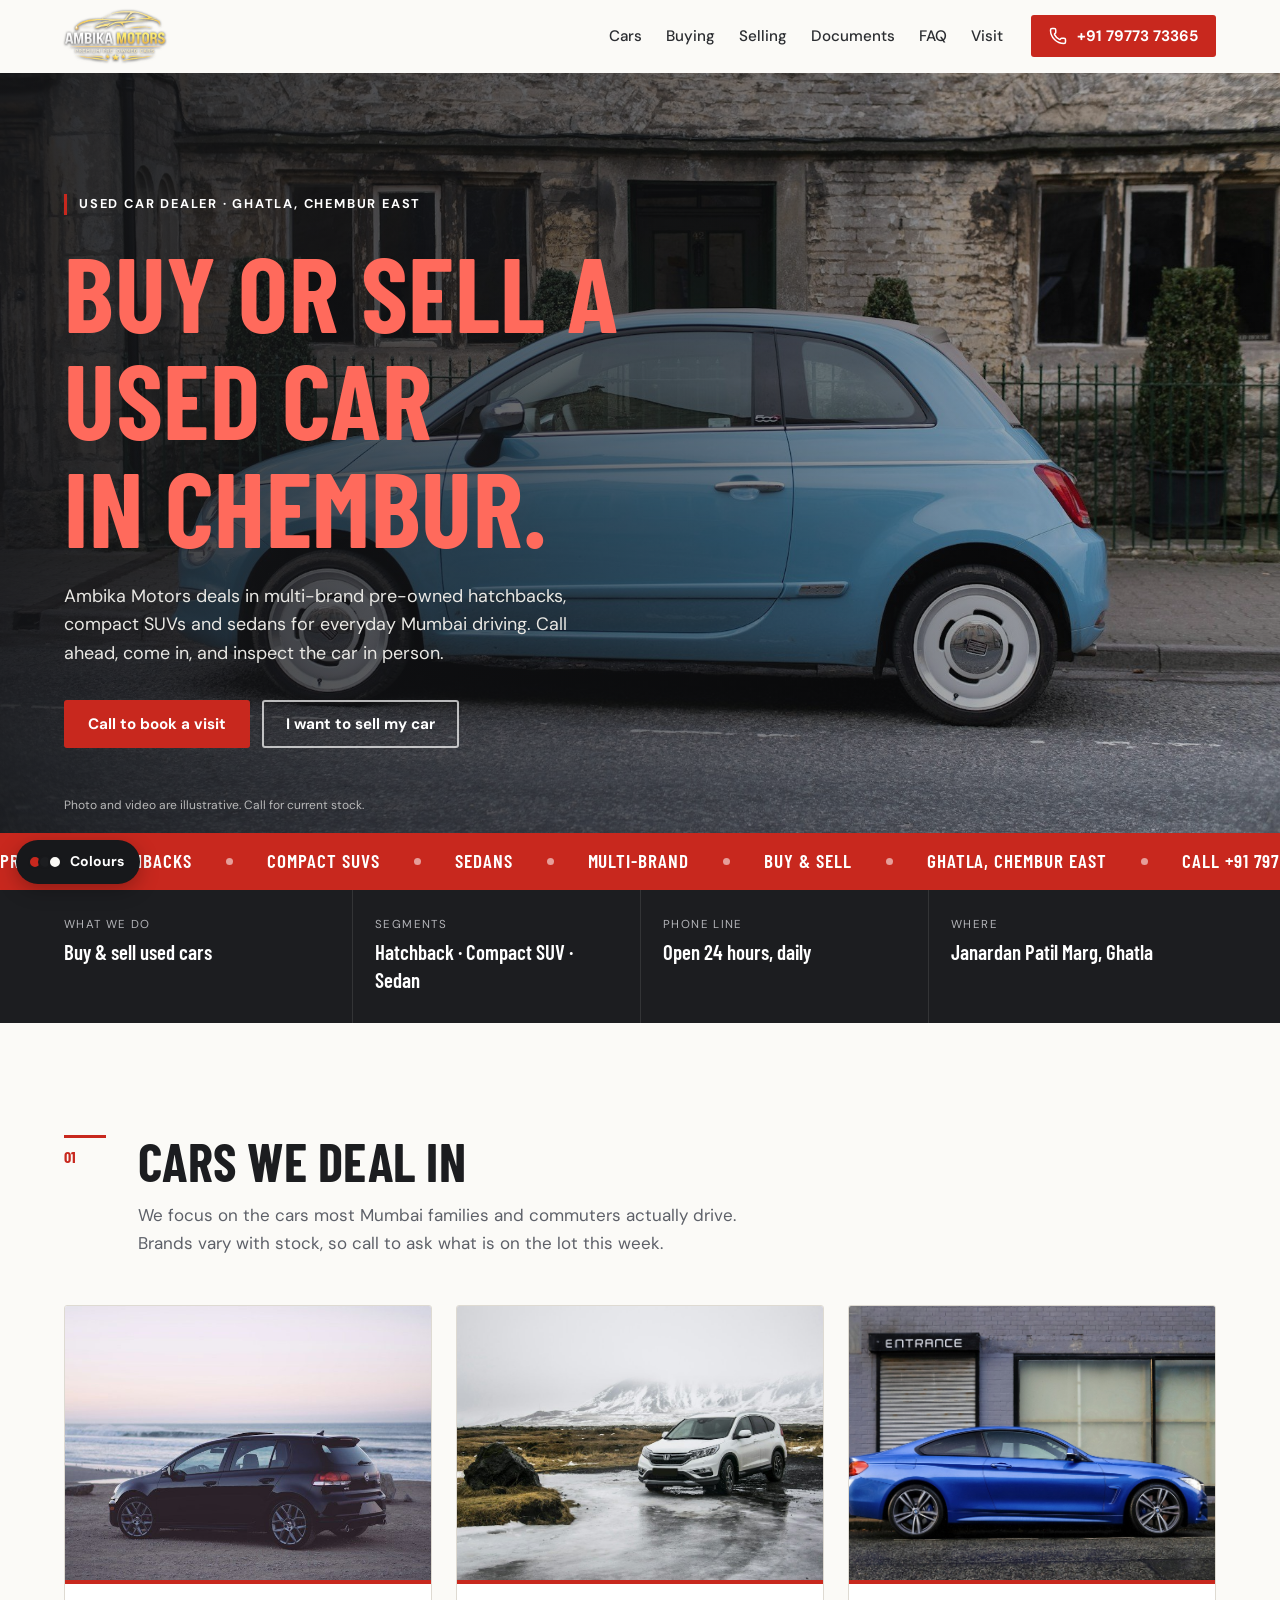
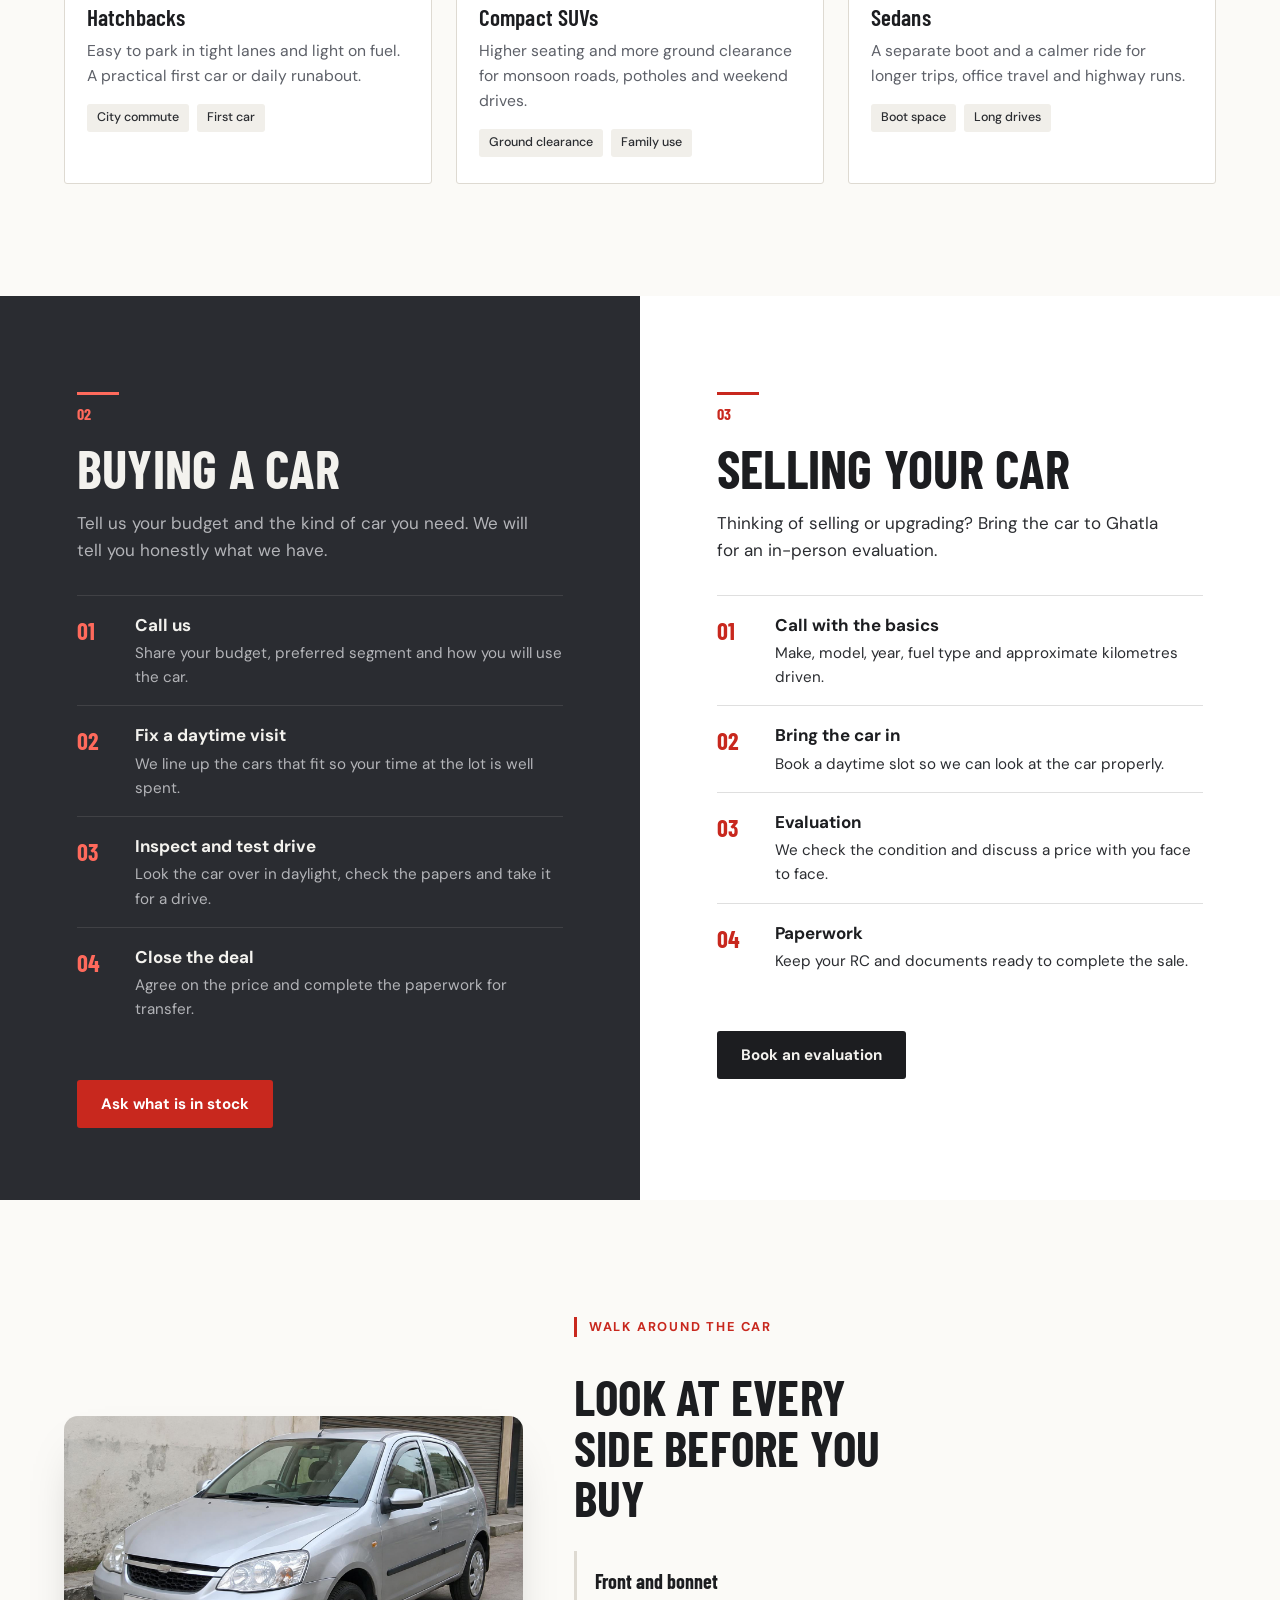
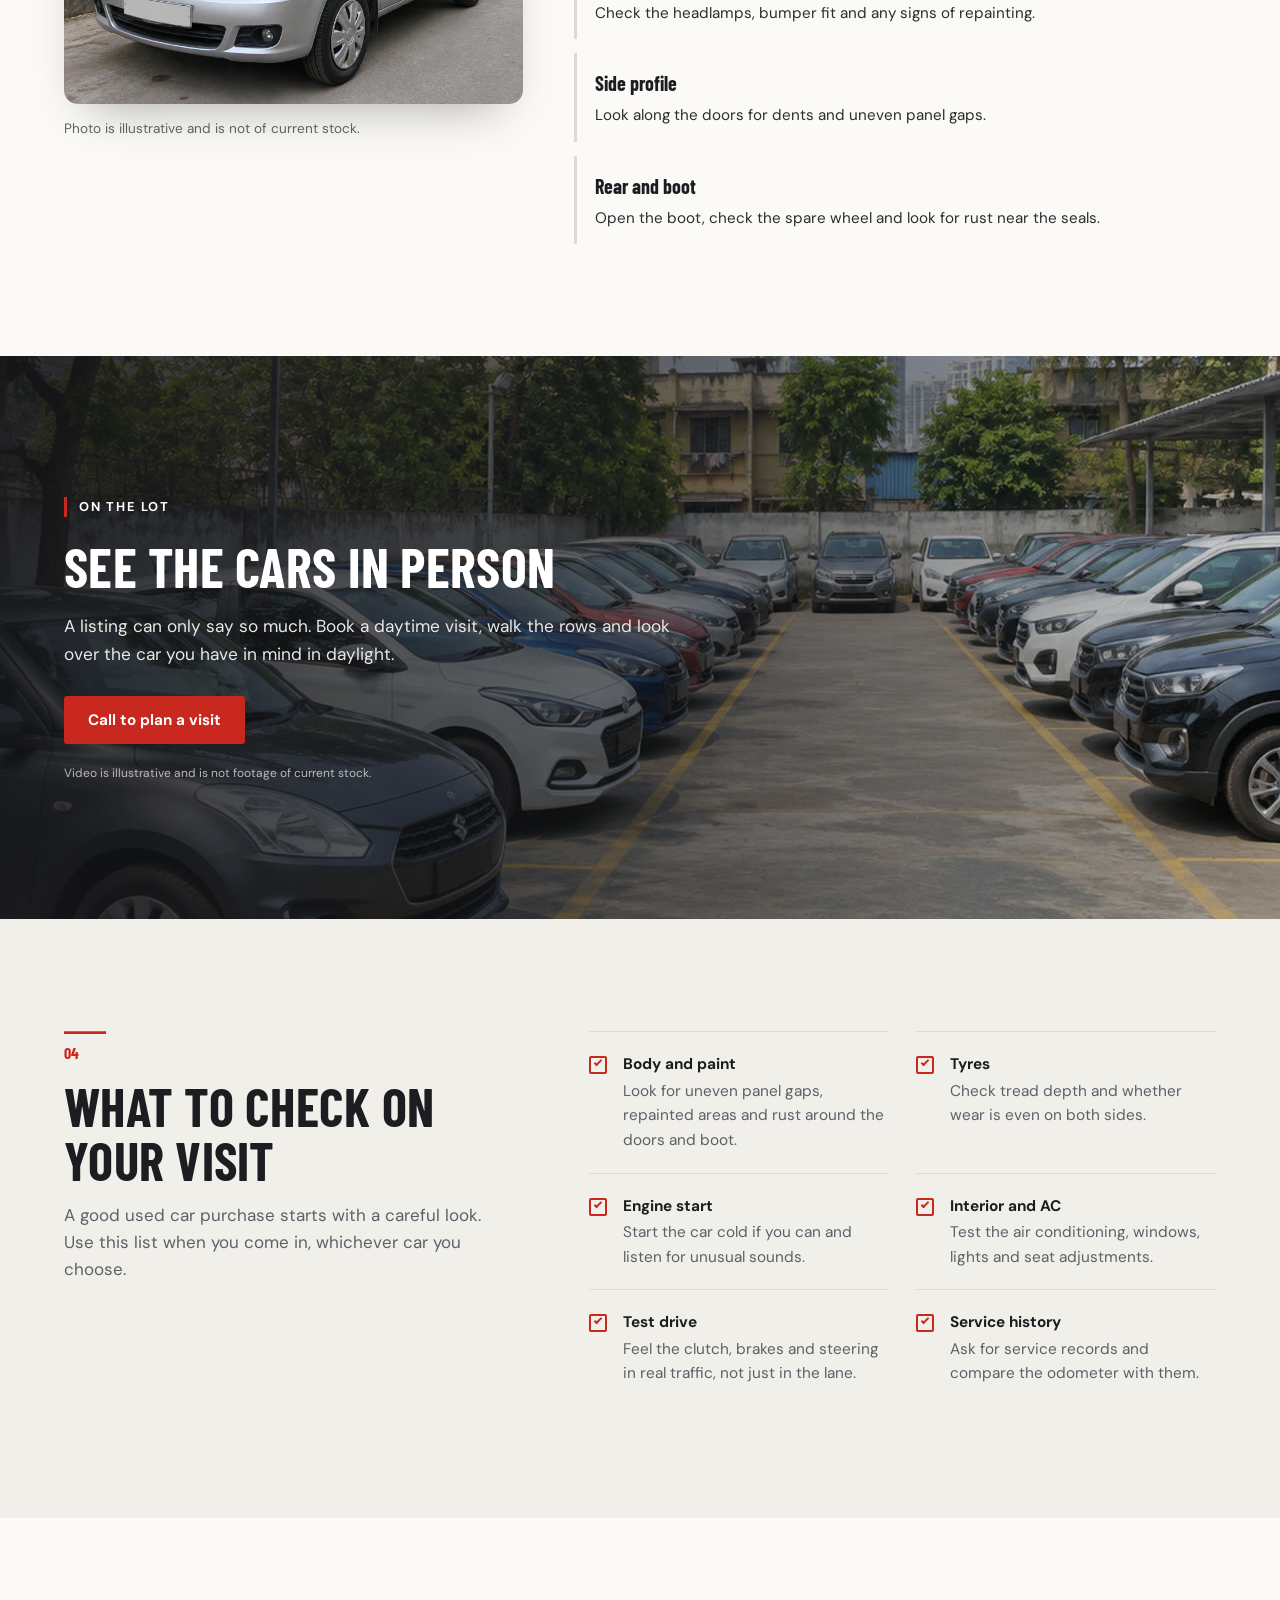
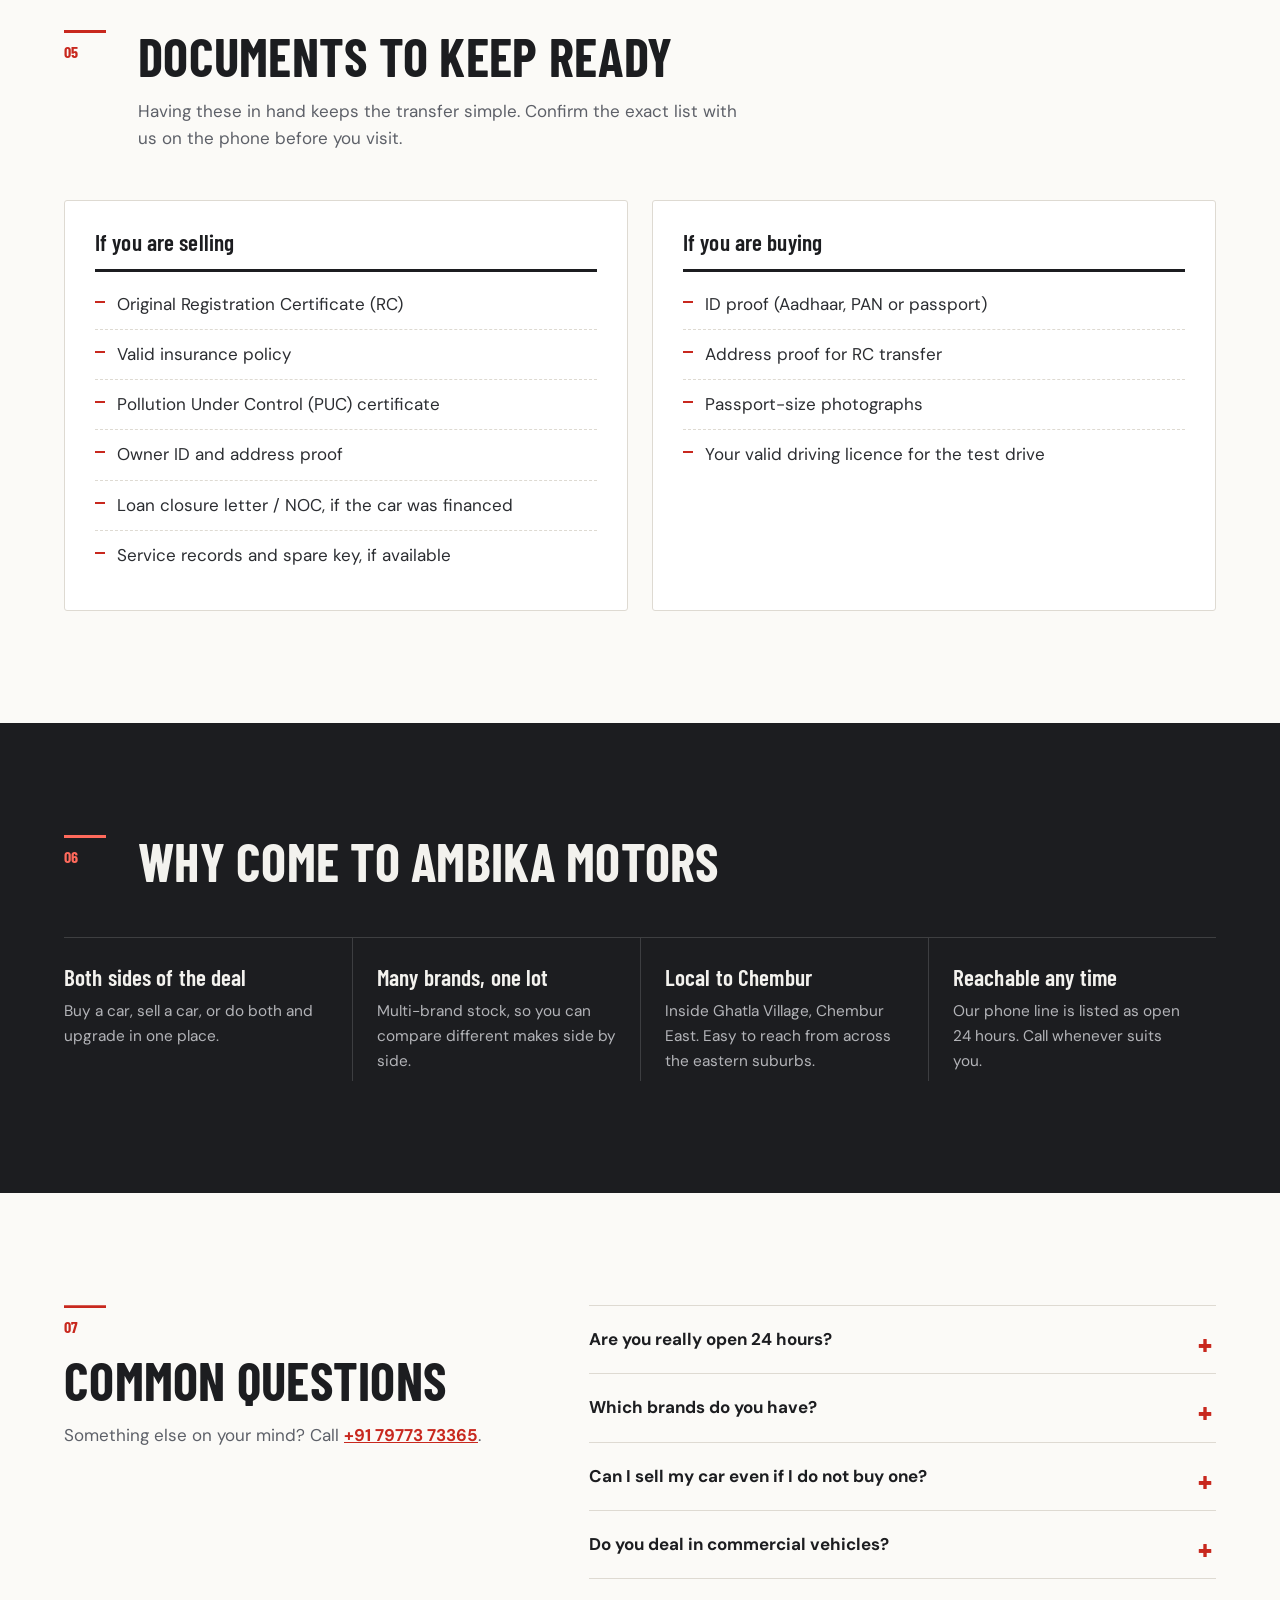
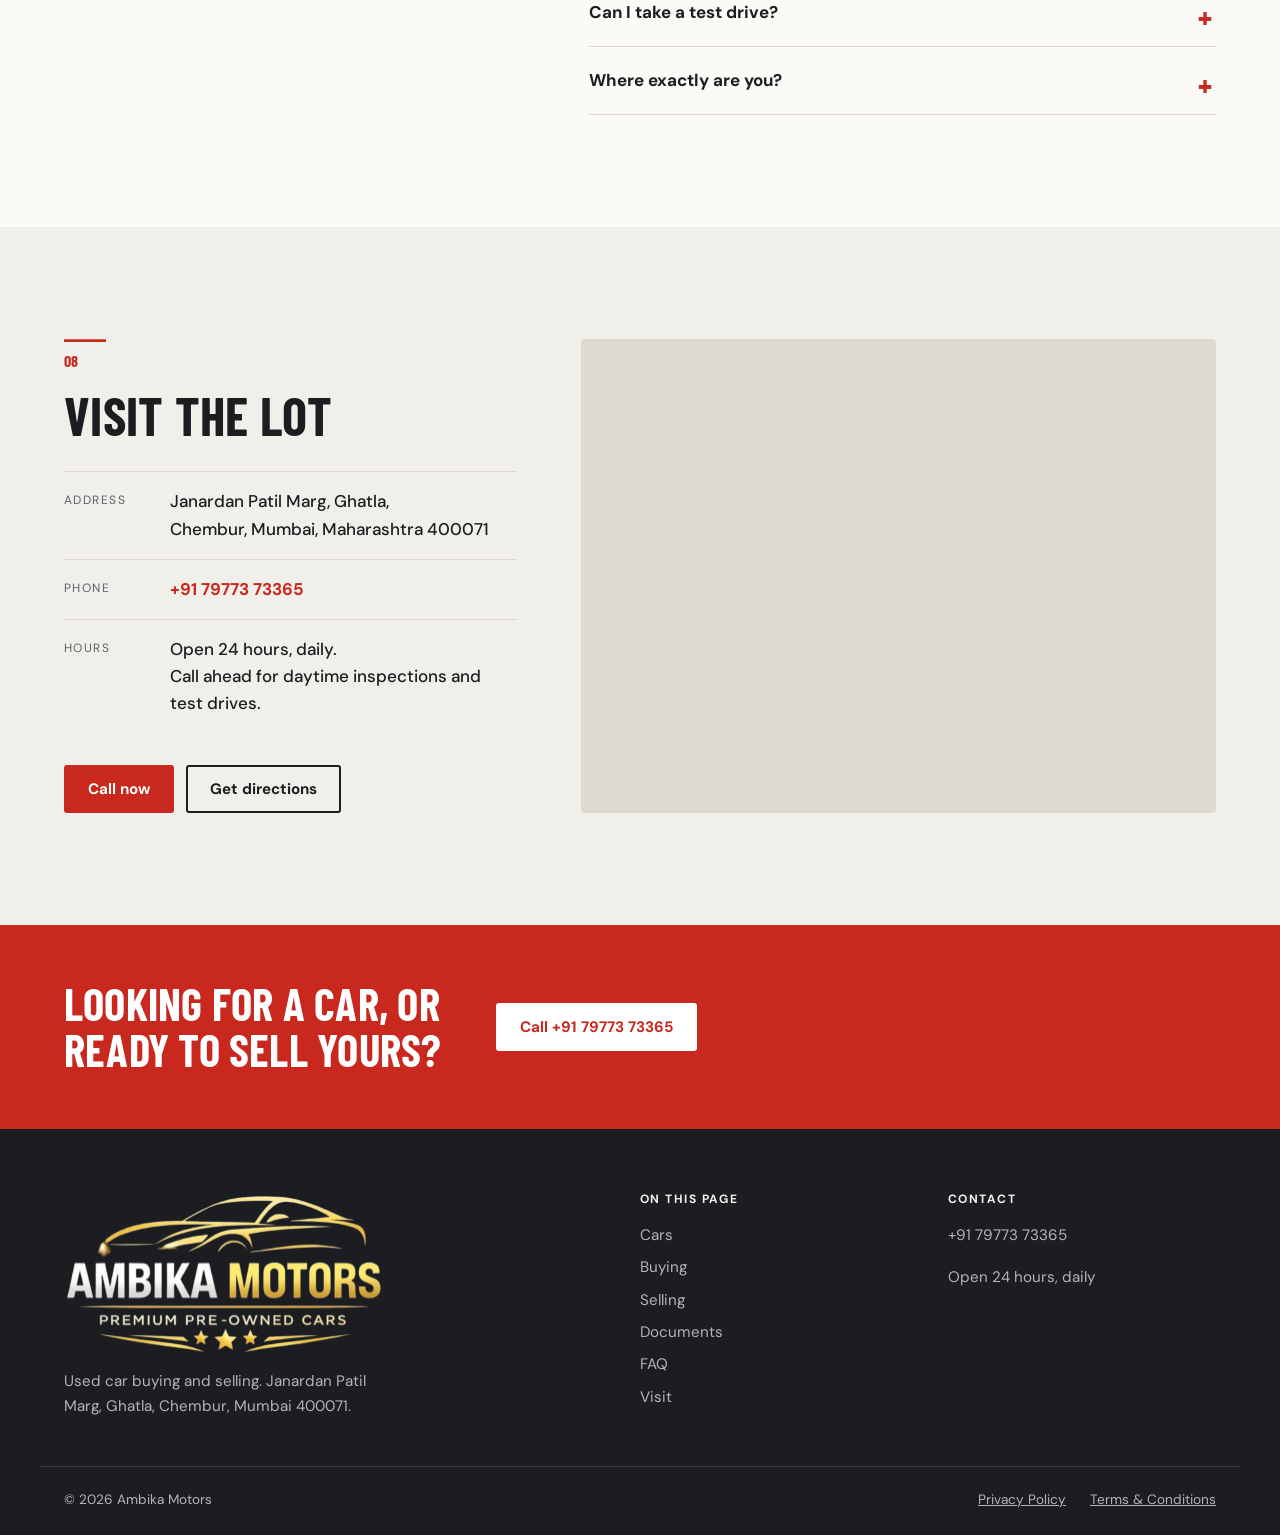
<file: index.html>
<!DOCTYPE html>
<html lang="en">
<head>
<meta charset="utf-8">
<meta name="viewport" content="width=device-width, initial-scale=1">
<script>document.documentElement.classList.add("js");</script>
<title>Ambika Motors | Used Cars to Buy &amp; Sell in Chembur, Mumbai</title>
<meta name="description" content="Ambika Motors buys and sells pre-owned hatchbacks, compact SUVs and sedans from Janardan Patil Marg, Ghatla, Chembur East, Mumbai. Call +91 79773 73365 to book a visit.">
<link rel="canonical" href="https://www.example.com/">
<meta property="og:title" content="Ambika Motors | Used Cars in Chembur, Mumbai">
<meta property="og:description" content="Buy or sell a pre-owned hatchback, compact SUV or sedan at Ambika Motors, Ghatla, Chembur East.">
<meta property="og:type" content="website">
<meta property="og:image" content="assets/hero.jpg">
<meta name="twitter:card" content="summary_large_image">
<meta name="theme-color" content="#1c1d20">
<link rel="icon" href="favicon.ico">
<link rel="preload" href="assets/fonts/barlow-condensed-700.ttf" as="font" type="font/ttf" crossorigin>
<link rel="preload" href="assets/video/hero-loop.mp4" as="video" type="video/mp4">
<link rel="stylesheet" href="styles.css">
<script src="theme.js"></script>
<script src="script.js" defer></script>
<script type="application/ld+json">
{"@context":"https://schema.org","@type":"AutoDealer","name":"Ambika Motors","alternateName":"Ambika Motors Chembur Ghatla","description":"Used car buying and selling. Multi-brand pre-owned hatchbacks, compact SUVs and sedans.","telephone":"+917977373365","image":"assets/hero.jpg","address":{"@type":"PostalAddress","streetAddress":"Janardan Patil Marg, Ghatla, Chembur","addressLocality":"Mumbai","addressRegion":"Maharashtra","postalCode":"400071","addressCountry":"IN"},"openingHoursSpecification":{"@type":"OpeningHoursSpecification","dayOfWeek":["Monday","Tuesday","Wednesday","Thursday","Friday","Saturday","Sunday"],"opens":"00:00","closes":"23:59"}}
</script>
</head>
<body>
  <div class="preloader" id="preloader" aria-hidden="true">
    <video src="assets/logo-animated.mp4" autoplay muted playsinline preload="auto"></video>
  </div>
<a class="skip-link" href="#main">Skip to content</a>
<div class="progress-bar" aria-hidden="true"></div>


<header class="site-header" id="top">
  <div class="wrap header-row">
    <a class="brand" href="#top" aria-label="Ambika Motors, back to top">
      <img class="brand-logo" src="assets/logo.png" alt="Ambika Motors" width="640" height="325">
    </a>
    <nav class="nav-desktop" aria-label="Main">
      <a href="#cars">Cars</a>
      <a href="#buy">Buying</a>
      <a href="#sell">Selling</a>
      <a href="#documents">Documents</a>
      <a href="#faq">FAQ</a>
      <a href="#visit">Visit</a>
    </nav>
    <a class="btn btn-solid header-call" href="tel:+917977373365">
      <svg aria-hidden="true" viewBox="0 0 24 24"><path d="M13.832 16.568a1 1 0 0 0 1.213-.303l.355-.465A2 2 0 0 1 17 15h3a2 2 0 0 1 2 2v3a2 2 0 0 1-2 2A18 18 0 0 1 2 4a2 2 0 0 1 2-2h3a2 2 0 0 1 2 2v3a2 2 0 0 1-.8 1.6l-.468.351a1 1 0 0 0-.292 1.233 14 14 0 0 0 6.392 6.384"/></svg>
      <span>+91 79773 73365</span>
    </a>
    <button class="menu-toggle" type="button" aria-controls="mobile-nav" aria-expanded="false" aria-label="Open menu">
      <span></span><span></span><span></span>
    </button>
  </div>
  <nav class="nav-mobile" id="mobile-nav" aria-label="Mobile" hidden>
    <a href="#cars">Cars we deal in</a>
    <a href="#buy">Buying a car</a>
    <a href="#sell">Selling your car</a>
    <a href="#documents">Documents</a>
    <a href="#faq">Questions</a>
    <a href="#visit">Visit us</a>
    <a class="btn btn-solid" href="tel:+917977373365">Call +91 79773 73365</a>
  </nav>
</header>

<main id="main">

  <!-- 01 HERO -->
  <section class="hero" aria-labelledby="hero-title">
    <img class="hero-img" src="assets/hero.jpg" alt="A hatchback parked on a city street" fetchpriority="high" width="1600" height="1067">
    <video class="hero-video" autoplay muted loop playsinline preload="auto" poster="assets/hero.jpg" aria-hidden="true" tabindex="-1">
      <source src="assets/video/hero-loop.mp4" type="video/mp4">
    </video>
    <div class="wrap hero-inner">
      <p class="kicker">Used car dealer &middot; Ghatla, Chembur East</p>
      <h1 id="hero-title" data-split>Buy or sell a used car <span>in Chembur.</span></h1>

      <p class="hero-lead">Ambika Motors deals in multi-brand pre-owned hatchbacks, compact SUVs and sedans for everyday Mumbai driving. Call ahead, come in, and inspect the car in person.</p>
      <div class="hero-actions">
        <a class="btn btn-solid" href="tel:+917977373365">Call to book a visit</a>
        <a class="btn btn-ghost" href="#sell">I want to sell my car</a>
      </div>
    </div>
    <p class="hero-note wrap">Photo and video are illustrative. Call for current stock.</p>
  </section>

  <!-- 01b TICKER -->
  <div class="ticker" aria-hidden="true">
    <div class="ticker-track" data-ticker>
      <span>Pre-owned hatchbacks</span><i class="dot"></i>
      <span>Compact SUVs</span><i class="dot"></i>
      <span>Sedans</span><i class="dot"></i>
      <span>Multi-brand</span><i class="dot"></i>
      <span>Buy &amp; sell</span><i class="dot"></i>
      <span>Ghatla, Chembur East</span><i class="dot"></i>
      <span>Call +91 79773 73365</span><i class="dot"></i>
    </div>
  </div>

  <!-- 02 FACT STRIP -->

  <section class="facts" aria-label="Key details">
    <div class="wrap facts-grid" data-reveal-group>
      <div class="fact"><span class="fact-label">What we do</span><strong>Buy &amp; sell used cars</strong></div>
      <div class="fact"><span class="fact-label">Segments</span><strong>Hatchback &middot; Compact SUV &middot; Sedan</strong></div>
      <div class="fact"><span class="fact-label">Phone line</span><strong>Open 24 hours, daily</strong></div>
      <div class="fact"><span class="fact-label">Where</span><strong>Janardan Patil Marg, Ghatla</strong></div>
    </div>
  </section>

  <!-- 03 CARS -->
  <section class="section" id="cars" aria-labelledby="cars-title">
    <div class="wrap">
      <div class="section-head" data-reveal>
        <span class="num">01</span>
        <div>
          <h2 id="cars-title" data-split>Cars we deal in</h2>
          <p>We focus on the cars most Mumbai families and commuters actually drive. Brands vary with stock, so call to ask what is on the lot this week.</p>
        </div>
      </div>
      <div class="cars-grid" data-reveal-group>
        <article class="car">
          <img src="assets/hatchback.jpg" alt="Compact hatchback, illustrative photo" loading="lazy" width="800" height="600">
          <div class="car-body">
            <h3>Hatchbacks</h3>
            <p>Easy to park in tight lanes and light on fuel. A practical first car or daily runabout.</p>
            <ul class="tags"><li>City commute</li><li>First car</li></ul>
          </div>
        </article>
        <article class="car">
          <img src="assets/suv.jpg" alt="Compact SUV, illustrative photo" loading="lazy" width="800" height="600">
          <div class="car-body">
            <h3>Compact SUVs</h3>
            <p>Higher seating and more ground clearance for monsoon roads, potholes and weekend drives.</p>
            <ul class="tags"><li>Ground clearance</li><li>Family use</li></ul>
          </div>
        </article>
        <article class="car">
          <img src="assets/sedan.jpg" alt="Sedan, illustrative photo" loading="lazy" width="800" height="600">
          <div class="car-body">
            <h3>Sedans</h3>
            <p>A separate boot and a calmer ride for longer trips, office travel and highway runs.</p>
            <ul class="tags"><li>Boot space</li><li>Long drives</li></ul>
          </div>
        </article>
      </div>
    </div>
  </section>

  <!-- 04 BUY / SELL SPLIT -->
  <section class="split" aria-label="Buying and selling">
    <div class="split-col split-buy" id="buy">
      <span class="num num-light">02</span>
      <h2>Buying a car</h2>
      <p class="split-lead">Tell us your budget and the kind of car you need. We will tell you honestly what we have.</p>
      <ol class="steps" data-reveal-group>
        <li><strong>Call us</strong><span>Share your budget, preferred segment and how you will use the car.</span></li>
        <li><strong>Fix a daytime visit</strong><span>We line up the cars that fit so your time at the lot is well spent.</span></li>
        <li><strong>Inspect and test drive</strong><span>Look the car over in daylight, check the papers and take it for a drive.</span></li>
        <li><strong>Close the deal</strong><span>Agree on the price and complete the paperwork for transfer.</span></li>
      </ol>
      <a class="btn btn-solid" href="tel:+917977373365">Ask what is in stock</a>
    </div>
    <div class="split-col split-sell" id="sell">
      <span class="num">03</span>
      <h2>Selling your car</h2>
      <p class="split-lead">Thinking of selling or upgrading? Bring the car to Ghatla for an in-person evaluation.</p>
      <ol class="steps" data-reveal-group>
        <li><strong>Call with the basics</strong><span>Make, model, year, fuel type and approximate kilometres driven.</span></li>
        <li><strong>Bring the car in</strong><span>Book a daytime slot so we can look at the car properly.</span></li>
        <li><strong>Evaluation</strong><span>We check the condition and discuss a price with you face to face.</span></li>
        <li><strong>Paperwork</strong><span>Keep your RC and documents ready to complete the sale.</span></li>
      </ol>
      <a class="btn btn-dark" href="tel:+917977373365">Book an evaluation</a>
    </div>
  </section>

  <!-- 04 CAR WALKAROUND -->
  <section class="section walkaround" id="walkaround" aria-labelledby="walkaround-title">
    <div class="wrap walkaround-inner">
      <div class="walkaround-stage">
        <img src="assets/walkaround-car.jpg" alt="A clean used hatchback parked outside the dealership in daylight" width="1600" height="1000" loading="lazy">
        <p class="walkaround-note">Photo is illustrative and is not of current stock.</p>
      </div>
      <div class="walkaround-copy">
        <p class="kicker">Walk around the car</p>
        <h2 id="walkaround-title">Look at every side before you buy</h2>
        <ol class="walkaround-steps">
          <li><strong>Front and bonnet</strong><span>Check the headlamps, bumper fit and any signs of repainting.</span></li>
          <li><strong>Side profile</strong><span>Look along the doors for dents and uneven panel gaps.</span></li>
          <li><strong>Rear and boot</strong><span>Open the boot, check the spare wheel and look for rust near the seals.</span></li>
        </ol>
      </div>
    </div>
  </section>

  <!-- 05 VIDEO BAND -->
  <section class="band" aria-labelledby="band-title">
    <video class="band-video" muted loop playsinline preload="none" poster="assets/lot-poster.jpg" data-play-on-view aria-hidden="true" tabindex="-1">
      <source src="assets/video/lot-loop.mp4" type="video/mp4">
    </video>
    <div class="wrap band-inner" data-reveal>
      <p class="kicker">On the lot</p>
      <h2 id="band-title" data-split>See the cars in person</h2>
      <p class="band-lead">A listing can only say so much. Book a daytime visit, walk the rows and look over the car you have in mind in daylight.</p>
      <a class="btn btn-solid" href="tel:+917977373365">Call to plan a visit</a>
      <p class="band-note">Video is illustrative and is not footage of current stock.</p>
    </div>
  </section>

  <!-- 06 INSPECTION CHECKLIST -->
  <section class="section section-muted" id="inspect" aria-labelledby="inspect-title">
    <div class="wrap two-col">
      <div class="section-head stacked" data-reveal>
        <span class="num">04</span>
        <h2 id="inspect-title" data-split>What to check on your visit</h2>
        <p>A good used car purchase starts with a careful look. Use this list when you come in, whichever car you choose.</p>
      </div>
      <ul class="checklist" data-reveal-group>
        <li><strong>Body and paint</strong>Look for uneven panel gaps, repainted areas and rust around the doors and boot.</li>
        <li><strong>Tyres</strong>Check tread depth and whether wear is even on both sides.</li>
        <li><strong>Engine start</strong>Start the car cold if you can and listen for unusual sounds.</li>
        <li><strong>Interior and AC</strong>Test the air conditioning, windows, lights and seat adjustments.</li>
        <li><strong>Test drive</strong>Feel the clutch, brakes and steering in real traffic, not just in the lane.</li>
        <li><strong>Service history</strong>Ask for service records and compare the odometer with them.</li>
      </ul>
    </div>
  </section>

  <!-- 07 DOCUMENTS -->
  <section class="section" id="documents" aria-labelledby="docs-title">
    <div class="wrap">
      <div class="section-head" data-reveal>
        <span class="num">05</span>
        <div>
          <h2 id="docs-title" data-split>Documents to keep ready</h2>
          <p>Having these in hand keeps the transfer simple. Confirm the exact list with us on the phone before you visit.</p>
        </div>
      </div>
      <div class="docs-grid" data-reveal-group>
        <div class="doc"><h3>If you are selling</h3>
          <ul>
            <li>Original Registration Certificate (RC)</li>
            <li>Valid insurance policy</li>
            <li>Pollution Under Control (PUC) certificate</li>
            <li>Owner ID and address proof</li>
            <li>Loan closure letter / NOC, if the car was financed</li>
            <li>Service records and spare key, if available</li>
          </ul>
        </div>
        <div class="doc"><h3>If you are buying</h3>
          <ul>
            <li>ID proof (Aadhaar, PAN or passport)</li>
            <li>Address proof for RC transfer</li>
            <li>Passport-size photographs</li>
            <li>Your valid driving licence for the test drive</li>
          </ul>
        </div>
      </div>
    </div>
  </section>

  <!-- 08 WHY VISIT -->
  <section class="section section-dark" aria-labelledby="why-title">
    <div class="wrap">
      <div class="section-head" data-reveal>
        <span class="num num-light">06</span>
        <div>
          <h2 id="why-title" data-split>Why come to Ambika Motors</h2>
        </div>
      </div>
      <div class="why-grid" data-reveal-group>
        <div class="why"><h3>Both sides of the deal</h3><p>Buy a car, sell a car, or do both and upgrade in one place.</p></div>
        <div class="why"><h3>Many brands, one lot</h3><p>Multi-brand stock, so you can compare different makes side by side.</p></div>
        <div class="why"><h3>Local to Chembur</h3><p>Inside Ghatla Village, Chembur East. Easy to reach from across the eastern suburbs.</p></div>
        <div class="why"><h3>Reachable any time</h3><p>Our phone line is listed as open 24 hours. Call whenever suits you.</p></div>
      </div>
    </div>
  </section>

  <!-- 09 FAQ -->
  <section class="section" id="faq" aria-labelledby="faq-title">
    <div class="wrap two-col">
      <div class="section-head stacked" data-reveal>
        <span class="num">07</span>
        <h2 id="faq-title" data-split>Common questions</h2>
        <p>Something else on your mind? Call <a href="tel:+917977373365">+91 79773 73365</a>.</p>
      </div>
      <div class="faq" data-reveal-group>
        <details><summary>Are you really open 24 hours?</summary><p>Our listing shows us as open 24 hours, every day. For inspections, evaluations and test drives, please call ahead and book a daytime appointment so the cars can be seen properly in daylight.</p></details>
        <details><summary>Which brands do you have?</summary><p>We are a multi-brand dealer, so stock changes regularly. Call us with your budget and preferred segment and we will tell you what is currently available.</p></details>
        <details><summary>Can I sell my car even if I do not buy one?</summary><p>Yes. We buy pre-owned passenger cars. Bring your car in for an evaluation and we will discuss a price with you.</p></details>
        <details><summary>Do you deal in commercial vehicles?</summary><p>Our focus is passenger cars: hatchbacks, compact SUVs and sedans.</p></details>
        <details><summary>Can I take a test drive?</summary><p>Yes. Book a daytime visit and bring your driving licence.</p></details>
        <details><summary>Where exactly are you?</summary><p>Janardan Patil Marg, Ghatla, Chembur, Mumbai 400071, inside the Ghatla Village area of Chembur East. Use the map link below for directions.</p></details>
      </div>
    </div>
  </section>

  <!-- 10 VISIT -->
  <section class="section section-muted" id="visit" aria-labelledby="visit-title">
    <div class="wrap visit">
      <div class="visit-info" data-reveal>
        <span class="num">08</span>
        <h2 id="visit-title" data-split>Visit the lot</h2>
        <dl class="info-list">
          <div><dt>Address</dt><dd>Janardan Patil Marg, Ghatla,<br>Chembur, Mumbai, Maharashtra 400071</dd></div>
          <div><dt>Phone</dt><dd><a href="tel:+917977373365">+91 79773 73365</a></dd></div>
          <div><dt>Hours</dt><dd>Open 24 hours, daily.<br>Call ahead for daytime inspections and test drives.</dd></div>
        </dl>
        <div class="hero-actions">
          <a class="btn btn-solid" href="tel:+917977373365">Call now</a>
          <a class="btn btn-outline" href="https://www.google.com/maps/search/?api=1&amp;query=Ambika+Motors+Janardan+Patil+Marg+Ghatla+Chembur+Mumbai+400071" target="_blank" rel="noopener">Get directions</a>
        </div>
      </div>
      <div class="map-frame">
        <iframe title="Map showing Ambika Motors, Ghatla, Chembur" loading="lazy" referrerpolicy="no-referrer-when-downgrade" src="https://maps.google.com/maps?q=Ambika+Motors,+Janardan+Patil+Marg,+Ghatla,+Chembur,+Mumbai+400071&amp;z=16&amp;output=embed"></iframe>
      </div>
    </div>
  </section>

  <!-- 11 CTA -->
  <section class="cta" aria-labelledby="cta-title">
    <div class="wrap cta-row" data-reveal="scale">
      <h2 id="cta-title" data-split>Looking for a car, or ready to sell yours?</h2>
      <a class="btn btn-light" href="tel:+917977373365">Call +91 79773 73365</a>
    </div>
  </section>
</main>

<footer class="site-footer">
  <div class="wrap footer-grid">
    <div>
      <a class="brand" href="#top" aria-label="Ambika Motors, back to top"><img class="brand-logo" src="assets/logo.png" alt="Ambika Motors" width="640" height="325"></a>
      <p class="footer-text">Used car buying and selling. Janardan Patil Marg, Ghatla, Chembur, Mumbai 400071.</p>
    </div>
    <nav aria-label="Footer">
      <h3>On this page</h3>
      <a href="#cars">Cars</a><a href="#buy">Buying</a><a href="#sell">Selling</a><a href="#documents">Documents</a><a href="#faq">FAQ</a><a href="#visit">Visit</a>
    </nav>
    <div>
      <h3>Contact</h3>
      <a href="tel:+917977373365">+91 79773 73365</a>
      <p class="footer-text">Open 24 hours, daily</p>
    </div>
  </div>
  <div class="wrap footer-base">
    <p>&copy; <span data-year>2026</span> Ambika Motors</p>
    <p><a href="privacy-policy.html">Privacy Policy</a> <a href="terms.html">Terms &amp; Conditions</a></p>
  </div>
</footer>

<a class="mobile-call" href="tel:+917977373365" aria-label="Call Ambika Motors">
  <svg aria-hidden="true" viewBox="0 0 24 24"><path d="M13.832 16.568a1 1 0 0 0 1.213-.303l.355-.465A2 2 0 0 1 17 15h3a2 2 0 0 1 2 2v3a2 2 0 0 1-2 2A18 18 0 0 1 2 4a2 2 0 0 1 2-2h3a2 2 0 0 1 2 2v3a2 2 0 0 1-.8 1.6l-.468.351a1 1 0 0 0-.292 1.233 14 14 0 0 0 6.392 6.384"/></svg>
  Call now
</a>
<script>
  (function () {
    var pl = document.getElementById('preloader');
    if (!pl) return;
    if (matchMedia('(prefers-reduced-motion: reduce)').matches) { pl.remove(); return; }
    document.documentElement.classList.add('is-loading');
    var v = pl.querySelector('video'), done = false;
    function hide() {
      if (done) return; done = true;
      pl.classList.add('is-done');
      document.documentElement.classList.remove('is-loading');
      setTimeout(function () { if (pl.parentNode) pl.remove(); }, 650);
    }
    v.addEventListener('ended', hide);
    v.addEventListener('error', hide);
    setTimeout(hide, 11000);
  })();
</script>
</body>
</html>
</file>
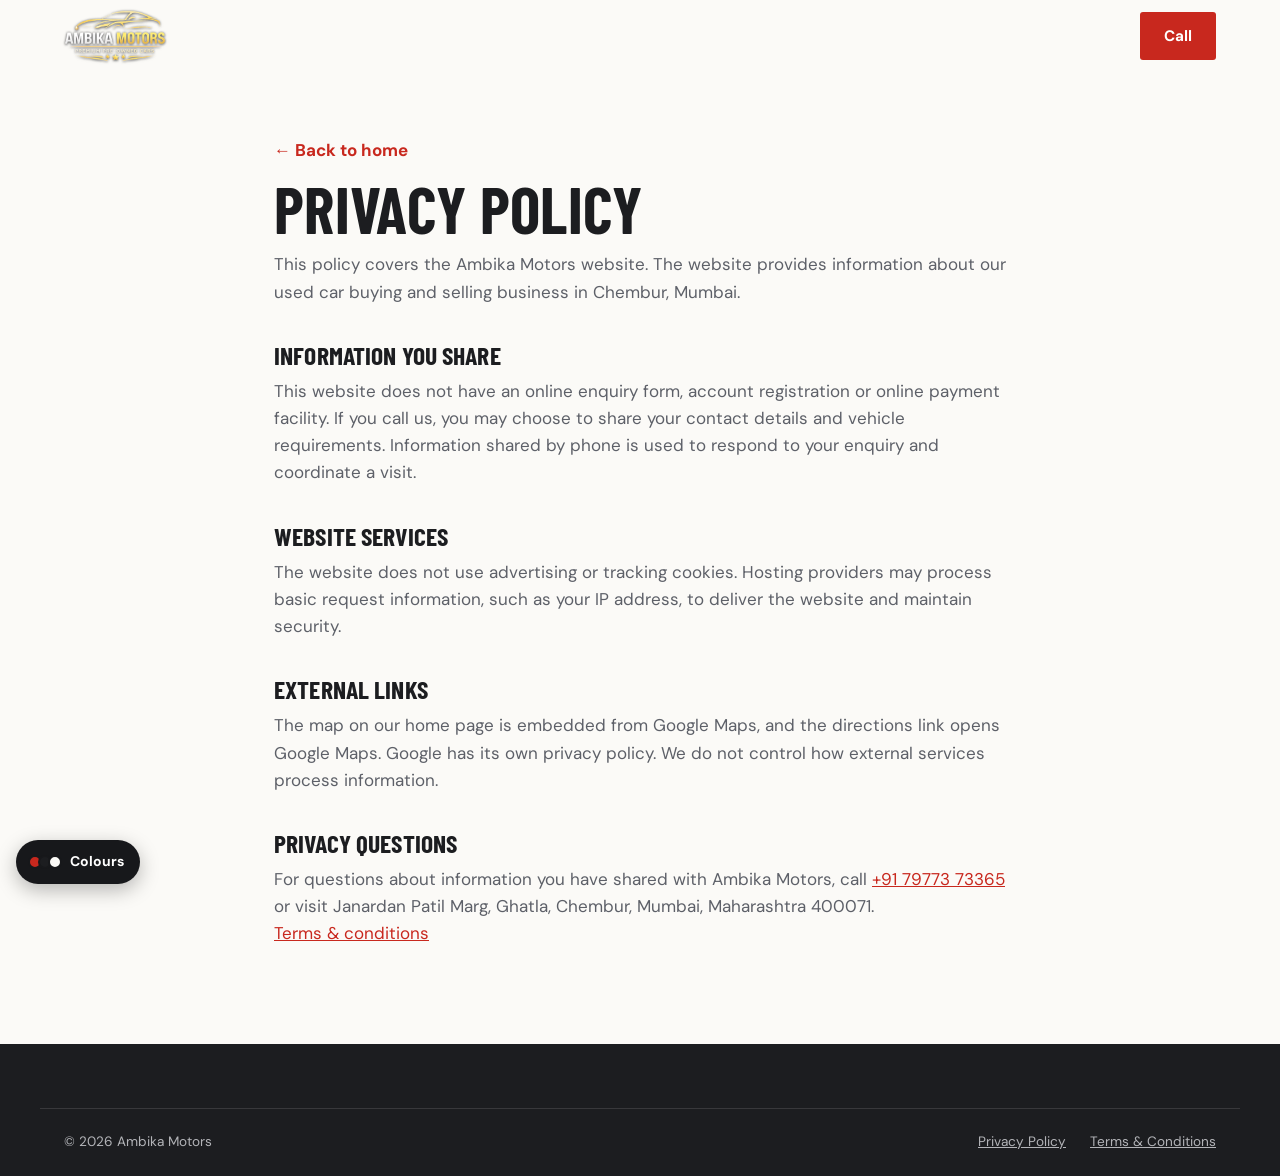
<file: privacy-policy.html>
<!DOCTYPE html>
<html lang="en"><head><meta charset="utf-8"><meta name="viewport" content="width=device-width, initial-scale=1"><script>document.documentElement.classList.add("js");</script>
<title>Privacy Policy | Ambika Motors</title><meta name="description" content="Privacy policy for the Ambika Motors website, Chembur, Mumbai."><meta name="robots" content="noindex, follow">
<meta property="og:title" content="Privacy Policy | Ambika Motors"><meta property="og:description" content="Privacy policy for the Ambika Motors website, Chembur, Mumbai."><meta property="og:type" content="website"><meta name="twitter:card" content="summary">
<link rel="icon" href="favicon.ico"><link rel="stylesheet" href="styles.css"><script src="theme.js"></script><script src="script.js" defer></script></head>
<body><header class="site-header is-scrolled"><div class="wrap header-row"><a class="brand" href="index.html"><img class="brand-logo" src="assets/logo.png" alt="Ambika Motors" width="640" height="325"></a><a class="btn btn-solid" href="tel:+917977373365">Call</a></div></header>
<main class="legal"><div class="wrap" data-reveal-group><a class="back-link" href="index.html">&larr; Back to home</a>
<h1>Privacy policy</h1><p>This policy covers the Ambika Motors website. The website provides information about our used car buying and selling business in Chembur, Mumbai.</p><h2>Information you share</h2><p>This website does not have an online enquiry form, account registration or online payment facility. If you call us, you may choose to share your contact details and vehicle requirements. Information shared by phone is used to respond to your enquiry and coordinate a visit.</p><h2>Website services</h2><p>The website does not use advertising or tracking cookies. Hosting providers may process basic request information, such as your IP address, to deliver the website and maintain security. </p><h2>External links</h2><p>The map on our home page is embedded from Google Maps, and the directions link opens Google Maps. Google has its own privacy policy. We do not control how external services process information.</p><h2>Privacy questions</h2><p>For questions about information you have shared with Ambika Motors, call <a href="tel:+917977373365">+91 79773 73365</a> or visit <!-- -->Janardan Patil Marg, Ghatla, Chembur, Mumbai, Maharashtra 400071<!-- -->.</p><p><a href="terms.html">Terms &amp; conditions</a></p>
</div></main>
<footer class="site-footer"><div class="wrap footer-base"><p>&copy; 2026 Ambika Motors</p><p><a href="privacy-policy.html">Privacy Policy</a> <a href="terms.html">Terms &amp; Conditions</a></p></div></footer></body></html>
</file>
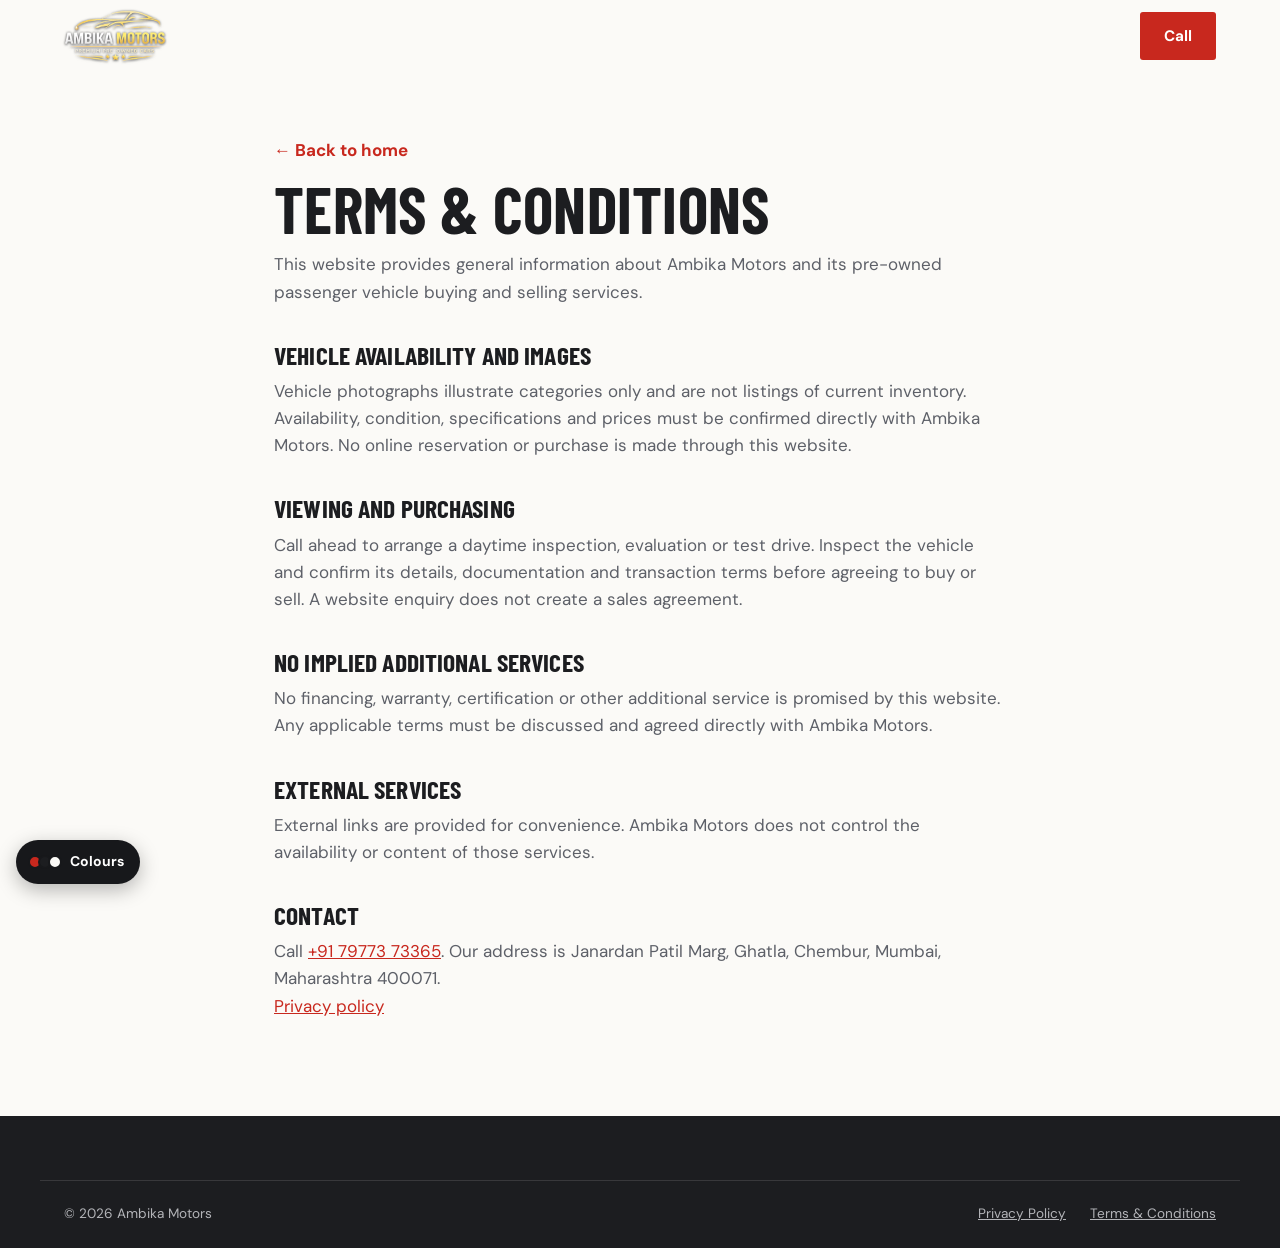
<file: terms.html>
<!DOCTYPE html>
<html lang="en"><head><meta charset="utf-8"><meta name="viewport" content="width=device-width, initial-scale=1"><script>document.documentElement.classList.add("js");</script>
<title>Terms &amp; Conditions | Ambika Motors</title><meta name="description" content="Terms and conditions for using the Ambika Motors website."><meta name="robots" content="noindex, follow">
<meta property="og:title" content="Terms &amp; Conditions | Ambika Motors"><meta property="og:description" content="Terms and conditions for using the Ambika Motors website."><meta property="og:type" content="website"><meta name="twitter:card" content="summary">
<link rel="icon" href="favicon.ico"><link rel="stylesheet" href="styles.css"><script src="theme.js"></script><script src="script.js" defer></script></head>
<body><header class="site-header is-scrolled"><div class="wrap header-row"><a class="brand" href="index.html"><img class="brand-logo" src="assets/logo.png" alt="Ambika Motors" width="640" height="325"></a><a class="btn btn-solid" href="tel:+917977373365">Call</a></div></header>
<main class="legal"><div class="wrap" data-reveal-group><a class="back-link" href="index.html">&larr; Back to home</a>
<h1>Terms &amp; conditions</h1><p>This website provides general information about Ambika Motors and its pre-owned passenger vehicle buying and selling services.</p><h2>Vehicle availability and images</h2><p>Vehicle photographs illustrate categories only and are not listings of current inventory. Availability, condition, specifications and prices must be confirmed directly with Ambika Motors. No online reservation or purchase is made through this website.</p><h2>Viewing and purchasing</h2><p>Call ahead to arrange a daytime inspection, evaluation or test drive. Inspect the vehicle and confirm its details, documentation and transaction terms before agreeing to buy or sell. A website enquiry does not create a sales agreement.</p><h2>No implied additional services</h2><p>No financing, warranty, certification or other additional service is promised by this website. Any applicable terms must be discussed and agreed directly with Ambika Motors.</p><h2>External services</h2><p>External links are provided for convenience. Ambika Motors does not control the availability or content of those services.</p><h2>Contact</h2><p>Call <a href="tel:+917977373365">+91 79773 73365</a>. Our address is <!-- -->Janardan Patil Marg, Ghatla, Chembur, Mumbai, Maharashtra 400071<!-- -->.</p><p><a href="privacy-policy.html">Privacy policy</a></p>
</div></main>
<footer class="site-footer"><div class="wrap footer-base"><p>&copy; 2026 Ambika Motors</p><p><a href="privacy-policy.html">Privacy Policy</a> <a href="terms.html">Terms &amp; Conditions</a></p></div></footer></body></html>
</file>
<file: styles.css>
@font-face{font-family:"Barlow Condensed";font-weight:500;font-display:swap;src:url("assets/fonts/barlow-condensed-500.ttf")}
@font-face{font-family:"Barlow Condensed";font-weight:600;font-display:swap;src:url("assets/fonts/barlow-condensed-600.ttf")}
@font-face{font-family:"Barlow Condensed";font-weight:700;font-display:swap;src:url("assets/fonts/barlow-condensed-700.ttf")}
@font-face{font-family:"DM Sans";font-weight:400;font-display:swap;src:url("assets/fonts/dm-sans-400.ttf")}
@font-face{font-family:"DM Sans";font-weight:500;font-display:swap;src:url("assets/fonts/dm-sans-500.ttf")}
@font-face{font-family:"DM Sans";font-weight:700;font-display:swap;src:url("assets/fonts/dm-sans-700.ttf")}

:root{
  --accent:#c8281e; --accent-dark:#a11f17; --accent-light:#ff6a5c; --on-accent:#fff; --surface:#fff; --overlay-rgb:20,21,24;
  --ink:#1c1d20; --ink-2:#2a2c31; --paper:#fbfaf7; --muted:#f1efea;
  --text:#2b2d31; --text-soft:#5d6068; --line:#dedad2; --on-dark:#f3f2ee; --on-dark-soft:#b3b4b8;
  --display:"Barlow Condensed",Arial Narrow,Arial,sans-serif; --sans:"DM Sans",Arial,sans-serif;
  --radius:3px; --wrap:1200px; --header:72px;
}
*,*::before,*::after{box-sizing:border-box}
html{scroll-behavior:smooth;scroll-padding-top:calc(var(--header) + 12px);-webkit-text-size-adjust:100%}
body{margin:0;font-family:var(--sans);font-size:17px;line-height:1.6;color:var(--text);background:var(--paper);overflow-x:hidden}
img,iframe{max-width:100%;display:block}
a{color:inherit}
h1,h2,h3{font-family:var(--display);color:var(--ink);line-height:1.02;margin:0;font-weight:700;letter-spacing:.005em}
h2{font-size:clamp(2.1rem,4.2vw,3.3rem);text-transform:uppercase}
h3{font-size:1.45rem;font-weight:600}
p{margin:0}
svg{width:18px;height:18px;fill:none;stroke:currentColor;stroke-width:2;stroke-linecap:round;stroke-linejoin:round;flex-shrink:0}
:focus-visible{outline:3px solid var(--accent);outline-offset:3px}
.wrap{width:100%;max-width:var(--wrap);margin:0 auto;padding:0 24px}
.skip-link{position:absolute;left:12px;top:-60px;background:var(--ink);color:var(--on-dark);padding:10px 14px;z-index:100}
.skip-link:focus{top:12px}

/* buttons */
.btn{display:inline-flex;align-items:center;justify-content:center;gap:10px;min-height:48px;padding:0 22px;border-radius:var(--radius);font-weight:700;font-size:.95rem;text-decoration:none;border:2px solid transparent;transition:background-color .15s,color .15s,border-color .15s;text-align:center}
.btn-solid{background:var(--accent);color:var(--on-accent)}.btn-solid:hover{background:var(--accent-dark)}
.btn-ghost{border-color:rgba(255,255,255,.7);color:#fff}.btn-ghost:hover{background:#fff;color:var(--ink)}
.btn-outline{border-color:var(--ink);color:var(--ink)}.btn-outline:hover{background:var(--ink);color:var(--on-dark)}
.btn-dark{background:var(--ink);color:var(--on-dark)}.btn-dark:hover{background:var(--ink-2)}
.btn-light{background:var(--on-accent);color:var(--accent)}.btn-light:hover{background:var(--ink);color:#fff}

/* header */
.site-header{position:sticky;top:0;z-index:50;background:var(--paper);border-bottom:1px solid transparent;transition:border-color .2s}
.site-header.is-scrolled{border-color:var(--line)}
.header-row{display:flex;align-items:center;gap:28px;height:var(--header)}
.brand{display:flex;align-items:center;text-decoration:none;margin-right:auto}
.brand-logo{display:block;height:auto}
.site-header .brand-logo{height:52px;width:auto;filter:drop-shadow(0 1px 1px rgba(28,29,32,.55)) drop-shadow(0 0 1px rgba(28,29,32,.5))}
.nav-desktop{display:flex;gap:24px}
.nav-desktop a{text-decoration:none;font-weight:500;font-size:.95rem;padding:6px 0;position:relative}
.nav-desktop a::after{content:"";position:absolute;left:0;right:0;bottom:-2px;height:2px;background:var(--accent);transform:scaleX(0);transform-origin:left center;transition:transform .28s cubic-bezier(.22,.61,.36,1)}
.nav-desktop a:hover::after,.nav-desktop a:focus-visible::after{transform:scaleX(1)}

.header-call{min-height:42px;padding:0 16px}
.menu-toggle{display:none;width:44px;height:44px;border:1px solid var(--line);background:transparent;border-radius:var(--radius);cursor:pointer;flex-direction:column;justify-content:center;align-items:center;gap:5px}
.menu-toggle span{display:block;width:20px;height:2px;background:var(--ink);transition:transform .2s,opacity .2s}
.menu-toggle[aria-expanded=true] span:nth-child(1){transform:translateY(7px) rotate(45deg)}
.menu-toggle[aria-expanded=true] span:nth-child(2){opacity:0}
.menu-toggle[aria-expanded=true] span:nth-child(3){transform:translateY(-7px) rotate(-45deg)}
.nav-mobile{border-top:1px solid var(--line);background:var(--paper);padding:8px 24px 24px;display:flex;flex-direction:column}
.nav-mobile[hidden]{display:none}
.nav-mobile a:not(.btn){padding:14px 0;border-bottom:1px solid var(--line);text-decoration:none;font-family:var(--display);font-size:1.4rem;font-weight:600;text-transform:uppercase;color:var(--ink)}
.nav-mobile .btn{margin-top:18px}

/* hero */
.hero{position:relative;min-height:min(86vh,760px);display:flex;flex-direction:column;justify-content:flex-end;color:#fff;overflow:hidden;background:var(--ink)}
.hero-img{position:absolute;inset:0;width:100%;height:100%;object-fit:cover}
.hero::after{content:"";position:absolute;inset:0;background:linear-gradient(90deg,rgba(var(--overlay-rgb),.88) 0%,rgba(var(--overlay-rgb),.55) 55%,rgba(var(--overlay-rgb),.15) 100%)}
.hero-inner{position:relative;z-index:1;padding-top:96px;padding-bottom:48px}
.kicker{font-size:.8rem;font-weight:700;letter-spacing:.14em;text-transform:uppercase;color:#fff;display:inline-block;border-left:3px solid var(--accent);padding-left:12px;margin-bottom:22px}
.hero h1{color:#fff;font-size:clamp(3rem,8.5vw,6.6rem);text-transform:uppercase;max-width:12ch}
.hero h1 span{display:block;color:var(--accent-light)}
.hero-lead{max-width:560px;font-size:1.12rem;margin-top:22px;color:#e9e8e4}
.hero-actions{display:flex;flex-wrap:wrap;gap:12px;margin-top:32px}
.hero-note{position:relative;z-index:1;font-size:.75rem;color:#b9b9b9;padding-bottom:18px}

/* facts */
.facts{background:var(--ink);color:var(--on-dark)}
.facts-grid{display:grid;grid-template-columns:repeat(4,1fr)}
.fact{padding:26px 22px;border-left:1px solid rgba(255,255,255,.1)}
.fact:first-child{border-left:0;padding-left:0}
.fact-label{display:block;font-size:.72rem;letter-spacing:.12em;text-transform:uppercase;color:var(--on-dark-soft);margin-bottom:6px}
.fact strong{font-family:var(--display);font-size:1.3rem;font-weight:600;line-height:1.15;color:#fff}

/* sections */
.section{padding:clamp(64px,9vw,112px) 0}
.section-muted{background:var(--muted)}
.section-dark{background:var(--ink);color:var(--on-dark-soft)}
.section-dark h2,.section-dark h3{color:var(--on-dark)}
.section-head{display:grid;grid-template-columns:auto 1fr;gap:20px 32px;align-items:start;margin-bottom:48px;max-width:860px}
.section-head p{margin-top:14px;color:var(--text-soft);max-width:620px}
.section-head.stacked{display:block;margin:0}
.section-head.stacked .num{margin-bottom:14px}
.num{display:inline-block;font-family:var(--display);font-weight:700;font-size:1rem;color:var(--accent);border-top:3px solid var(--accent);padding-top:6px;min-width:42px}
.num-light{color:var(--accent-light);border-color:var(--accent-light)}
.two-col{display:grid;grid-template-columns:5fr 7fr;gap:clamp(32px,6vw,88px);align-items:start}

/* cars */
.cars-grid{display:grid;grid-template-columns:repeat(3,1fr);gap:24px}
.car{background:var(--surface);border:1px solid var(--line);border-radius:var(--radius);overflow:hidden;display:flex;flex-direction:column}
.car img{aspect-ratio:4/3;object-fit:cover;width:100%;height:auto;transition:transform .4s}
.car:hover img{transform:scale(1.03)}
.car-body{padding:22px 22px 26px;border-top:4px solid var(--accent)}
.car-body p{color:var(--text-soft);margin-top:8px;font-size:.98rem}
.tags{list-style:none;padding:0;margin:16px 0 0;display:flex;flex-wrap:wrap;gap:8px}
.tags li{font-size:.78rem;font-weight:500;padding:4px 10px;background:var(--muted);border-radius:var(--radius)}

/* split */
.split{display:grid;grid-template-columns:1fr 1fr}
.split-col{padding:clamp(56px,8vw,96px) clamp(24px,6vw,80px)}
.split-buy{background:var(--ink-2);color:var(--on-dark-soft)}
.split-buy h2,.split-buy .steps strong{color:var(--on-dark)}
.split-sell{background:var(--surface)}
.split h2{margin-top:14px}
.split-lead{margin:14px 0 30px;max-width:460px}
.steps{list-style:none;padding:0;margin:0 0 34px;counter-reset:s}
.steps li{counter-increment:s;display:grid;grid-template-columns:44px 1fr;gap:2px 14px;padding:16px 0;border-top:1px solid rgba(127,127,127,.25)}
.steps li::before{content:counter(s,decimal-leading-zero);grid-row:span 2;font-family:var(--display);font-weight:700;font-size:1.5rem;color:var(--accent)}
.split-buy .steps li::before{color:var(--accent-light)}
.steps strong{color:var(--ink);font-weight:700}
.steps span{font-size:.95rem}

/* checklist */
.checklist{list-style:none;padding:0;margin:0;display:grid;grid-template-columns:1fr 1fr;gap:0 28px}
.checklist li{padding:20px 0 20px 34px;border-top:1px solid var(--line);position:relative;color:var(--text-soft);font-size:.96rem}
.checklist li::before{content:"";position:absolute;left:0;top:24px;width:18px;height:18px;border:2px solid var(--accent);border-radius:2px}
.checklist li::after{content:"";position:absolute;left:5px;top:28px;width:8px;height:4px;border-left:2px solid var(--accent);border-bottom:2px solid var(--accent);transform:rotate(-45deg)}
.checklist strong{display:block;color:var(--ink);margin-bottom:2px}

/* docs */
.docs-grid{display:grid;grid-template-columns:1fr 1fr;gap:24px}
.doc{border:1px solid var(--line);border-radius:var(--radius);padding:30px;background:var(--surface)}
.doc h3{padding-bottom:14px;border-bottom:3px solid var(--ink);margin-bottom:8px}
.doc ul{list-style:none;padding:0;margin:0}
.doc li{padding:11px 0 11px 22px;border-bottom:1px dashed var(--line);position:relative}
.doc li:last-child{border-bottom:0}
.doc li::before{content:"";position:absolute;left:0;top:21px;width:10px;height:2px;background:var(--accent)}

/* why */
.why-grid{display:grid;grid-template-columns:repeat(4,1fr);border-top:1px solid rgba(255,255,255,.15)}
.why{padding:28px 24px 8px 0}
.why+.why{padding-left:24px;border-left:1px solid rgba(255,255,255,.15)}
.why p{margin-top:10px;font-size:.96rem}

/* faq */
.faq details{border-top:1px solid var(--line)}
.faq details:last-child{border-bottom:1px solid var(--line)}
.faq summary{list-style:none;cursor:pointer;padding:20px 40px 20px 0;font-weight:700;color:var(--ink);position:relative}
.faq summary::-webkit-details-marker{display:none}
.faq summary::after{content:"+";position:absolute;right:4px;top:12px;font-family:var(--display);font-size:2rem;color:var(--accent);transition:transform .2s}
.faq details[open] summary::after{transform:rotate(45deg)}
.faq details p{padding:0 40px 22px 0;color:var(--text-soft)}
.section-head a{color:var(--accent);font-weight:700}

/* visit */
.visit{display:grid;grid-template-columns:5fr 7fr;gap:clamp(32px,5vw,72px);align-items:stretch}
.visit h2{margin-top:14px}
.info-list{margin:28px 0 0}
.info-list div{display:grid;grid-template-columns:90px 1fr;gap:16px;padding:16px 0;border-top:1px solid var(--line)}
.info-list dt{font-size:.75rem;letter-spacing:.12em;text-transform:uppercase;color:var(--text-soft);padding-top:3px}
.info-list dd{margin:0;color:var(--ink);font-weight:500}
.info-list a{color:var(--accent);font-weight:700;text-decoration:none}
.map-frame{min-height:400px;border:1px solid var(--line);border-radius:var(--radius);overflow:hidden;background:var(--line)}
.map-frame iframe{width:100%;height:100%;min-height:400px;border:0}

/* cta */
.cta{background:var(--accent);color:var(--on-accent);padding:56px 0}
.cta-row{display:flex;align-items:center;justify-content:space-between;gap:24px;flex-wrap:wrap}
.cta h2{color:var(--on-accent);max-width:20ch;font-size:clamp(1.9rem,3.6vw,2.8rem)}

/* footer */
.site-footer{background:var(--ink);color:var(--on-dark-soft);padding:64px 0 0;font-size:.95rem}
.site-footer .brand-logo{width:min(320px,100%);height:auto}
.footer-grid{display:grid;grid-template-columns:2fr 1fr 1fr;gap:40px;padding-bottom:48px}
.site-footer h3{font-family:var(--sans);font-size:.75rem;letter-spacing:.12em;text-transform:uppercase;color:var(--on-dark);margin-bottom:14px}
.site-footer nav a,.site-footer div>a:not(.brand){display:block;text-decoration:none;padding:4px 0}
.site-footer a:hover{color:#fff}
.footer-text{margin-top:14px;max-width:340px}
.footer-base{display:flex;justify-content:space-between;flex-wrap:wrap;gap:12px;padding-top:22px;padding-bottom:24px;border-top:1px solid rgba(255,255,255,.12);font-size:.85rem}
.footer-base a{margin-left:20px}
.footer-base a:first-child{margin-left:0}

.mobile-call{display:none}

/* legal pages */
.legal{padding:64px 0 96px}
.legal .wrap{max-width:780px}
.legal h1{font-size:clamp(2.6rem,6vw,4rem);text-transform:uppercase;margin:12px 0 10px}
.legal h2{font-size:1.6rem;margin:36px 0 10px}
.legal p,.legal li{color:var(--text-soft)}
.legal a{color:var(--accent)}
.back-link{font-weight:700;text-decoration:none;color:var(--accent)}

/* responsive */
@media (max-width:1080px){.nav-desktop{gap:16px}.header-call span{display:none}.header-call{width:42px;padding:0}}
@media (max-width:960px){
  .nav-desktop,.header-call{display:none}
  .menu-toggle{display:inline-flex}
  .facts-grid{grid-template-columns:1fr 1fr}
  .fact{padding:20px 16px 20px 0;border-left:0;border-top:1px solid rgba(255,255,255,.1)}
  .fact:nth-child(-n+2){border-top:0}
  .cars-grid{grid-template-columns:1fr 1fr}
  .split,.two-col,.visit{grid-template-columns:1fr}
  .why-grid{grid-template-columns:1fr 1fr}
  .why,.why+.why{padding:24px 20px 24px 0;border-left:0;border-bottom:1px solid rgba(255,255,255,.15)}
  .footer-grid{grid-template-columns:1fr 1fr}
  .footer-grid>div:first-child{grid-column:1/-1}
  .two-col .section-head.stacked{margin-bottom:8px}
}
@media (max-width:640px){
  body{font-size:16px;padding-bottom:64px}
  .wrap{padding:0 18px}
  .hero{min-height:auto}
  .hero::after{background:linear-gradient(180deg,rgba(var(--overlay-rgb),.45) 0%,rgba(var(--overlay-rgb),.9) 70%)}
  .hero-inner{padding-top:160px}
  .hero-actions .btn{flex:1 1 100%}
  .facts-grid,.cars-grid,.docs-grid,.checklist,.why-grid{grid-template-columns:1fr}
  .fact:nth-child(2){border-top:1px solid rgba(255,255,255,.1)}
  .section-head{grid-template-columns:1fr;gap:12px}
  .doc{padding:22px}
  .map-frame,.map-frame iframe{min-height:300px}
  .cta .btn{width:100%}
  .footer-grid{grid-template-columns:1fr}
  .footer-base a{margin-left:0;margin-right:18px}
  .mobile-call{display:flex;position:fixed;left:0;right:0;bottom:0;z-index:60;height:58px;align-items:center;justify-content:center;gap:10px;background:var(--accent);color:var(--on-accent);font-weight:700;text-decoration:none}
  body.menu-open .mobile-call{display:none}
}
@media (prefers-reduced-motion:reduce){html{scroll-behavior:auto}*{transition:none!important}}

/* ---------- colour palette panel (see theme.js) ---------- */
.tp-fab,.tp-panel{font-family:"DM Sans",Arial,sans-serif;font-size:14px;line-height:1.4;color:#23252a;letter-spacing:0}
.tp-fab{position:fixed;left:16px;bottom:16px;z-index:90;display:inline-flex;align-items:center;gap:8px;min-height:44px;padding:0 16px 0 12px;border:0;border-radius:999px;background:#17181b;color:#fff;font-weight:700;font-size:14px;cursor:pointer;box-shadow:0 6px 20px rgba(0,0,0,.28)}
.tp-fab:hover{background:#2a2c31}
.tp-fab .tp-dots{display:inline-flex}
.tp-fab .tp-dots i{width:14px;height:14px;border-radius:50%;border:2px solid #17181b;margin-left:-4px}
.tp-fab .tp-dots i:first-child{margin-left:0}
.tp-panel{position:fixed;left:16px;bottom:72px;z-index:95;width:360px;max-width:calc(100vw - 32px);max-height:calc(100vh - 96px);overflow-y:auto;background:#fff;border:1px solid #dcdcdc;border-radius:10px;box-shadow:0 18px 50px rgba(0,0,0,.3);padding:18px}
.tp-panel[hidden]{display:none}
.tp-head{display:flex;align-items:center;justify-content:space-between;margin-bottom:4px}
.tp-title{font-weight:700;font-size:16px;margin:0}
.tp-x{width:32px;height:32px;border:0;background:transparent;font-size:22px;line-height:1;cursor:pointer;color:#555;border-radius:6px}
.tp-x:hover{background:#eee}
.tp-sub{color:#666;font-size:13px;margin:0 0 14px}
.tp-label{display:block;font-weight:700;font-size:12px;letter-spacing:.08em;text-transform:uppercase;color:#555;margin:14px 0 8px}
.tp-presets{display:grid;grid-template-columns:repeat(4,1fr);gap:8px}
.tp-preset{display:flex;flex-direction:column;align-items:center;gap:6px;padding:8px 4px 6px;border:2px solid #e2e2e2;border-radius:8px;background:#fff;cursor:pointer;font:inherit;font-size:11px;font-weight:500;color:#333}
.tp-preset:hover{border-color:#aaa}
.tp-preset[aria-pressed=true]{border-color:#17181b;background:#f5f5f5}
.tp-chips{display:flex;width:100%;height:22px;border-radius:4px;overflow:hidden;border:1px solid rgba(0,0,0,.12)}
.tp-chips i{flex:1}
.tp-row{display:grid;grid-template-columns:44px 1fr;gap:2px 12px;align-items:center;margin-bottom:10px}
.tp-row input[type=color]{grid-row:span 2;width:44px;height:44px;padding:0;border:1px solid #cfcfcf;border-radius:8px;background:none;cursor:pointer}
.tp-row input[type=color]::-webkit-color-swatch-wrapper{padding:3px}
.tp-row input[type=color]::-webkit-color-swatch{border:0;border-radius:5px}
.tp-row input[type=color]::-moz-color-swatch{border:0;border-radius:5px}
.tp-row b{font-size:14px}
.tp-row span{color:#666;font-size:12px}
.tp-hex{font-family:ui-monospace,Menlo,Consolas,monospace;font-size:12px;color:#444}
.tp-preview{border-radius:8px;overflow:hidden;border:1px solid #d6d6d6;background:var(--p-paper)}
.tp-pv-head{display:flex;align-items:center;gap:8px;padding:8px 10px;background:var(--p-paper);border-bottom:1px solid var(--p-line)}
.tp-pv-mark{display:grid;place-items:center;width:22px;height:22px;border-radius:3px;background:var(--p-accent);color:var(--p-on);font-weight:700;font-size:11px}
.tp-pv-name{font-weight:700;font-size:12px;color:var(--p-ink);text-transform:uppercase;letter-spacing:.03em;margin-right:auto}
.tp-pv-btn{padding:4px 10px;border-radius:3px;background:var(--p-accent);color:var(--p-on);font-weight:700;font-size:11px}
.tp-pv-body{padding:12px 10px}
.tp-pv-body h4{margin:0 0 3px;font-size:15px;text-transform:uppercase;color:var(--p-ink)}
.tp-pv-body p{margin:0;font-size:11px;color:var(--p-soft)}
.tp-pv-body a{font-size:11px;font-weight:700;color:var(--p-accent)}
.tp-pv-dark{display:flex;align-items:center;justify-content:space-between;padding:9px 10px;background:var(--p-ink);color:var(--p-ondark);font-size:11px}
.tp-pv-dark b{color:var(--p-light)}
.tp-note{margin:10px 0 0;font-size:12px;color:#666;min-height:1.4em}
.tp-note.warn{color:#9a4a00}
.tp-actions{display:flex;gap:8px;margin-top:10px;position:sticky;bottom:-18px;background:#fff;padding:10px 0 6px;z-index:1}
.tp-btn{flex:1;min-height:44px;border-radius:6px;font:inherit;font-weight:700;font-size:14px;cursor:pointer;border:2px solid #17181b;background:#fff;color:#17181b}
.tp-btn:hover{background:#f0f0f0}
.tp-btn.primary{background:#17181b;color:#fff;flex:1.6}
.tp-btn.primary:hover{background:#34363c}
.tp-link{display:block;margin:10px auto 0;border:0;background:none;font:inherit;font-size:12px;color:#555;text-decoration:underline;cursor:pointer}
.tp-fab:focus-visible,.tp-panel button:focus-visible,.tp-panel input:focus-visible{outline:3px solid #2f6fed;outline-offset:2px}
@media (max-width:640px){
  .tp-fab{bottom:74px;left:12px}
  .tp-panel{left:12px;bottom:130px;max-height:calc(100vh - 150px)}
  .tp-presets{grid-template-columns:repeat(4,1fr)}
}

/* ---------- video sections ---------- */
.hero-video{position:absolute;inset:0;width:100%;height:100%;object-fit:cover}
.band{position:relative;background:var(--ink);color:#fff;overflow:hidden}
.band::after{content:"";position:absolute;inset:0;background:linear-gradient(90deg,rgba(var(--overlay-rgb),.88) 0%,rgba(var(--overlay-rgb),.6) 55%,rgba(var(--overlay-rgb),.2) 100%)}
.band-video{position:absolute;inset:0;width:100%;height:100%;object-fit:cover}
.band-inner{position:relative;z-index:1;padding:clamp(72px,11vw,136px) 24px;max-width:620px}
.band h2{color:#fff;font-size:clamp(2.2rem,4.6vw,3.4rem)}
.band-lead{margin-top:18px;color:#e9e8e4;max-width:480px;font-size:1.08rem}
.band .btn{margin-top:28px}
.band-note{margin-top:20px;font-size:.75rem;color:#b9b9b9}
.split-video{margin-top:28px;position:relative;aspect-ratio:16/9;border:1px solid var(--line);border-radius:var(--radius);overflow:hidden;background:var(--ink-2)}
.split-video video{position:absolute;inset:0;width:100%;height:100%;object-fit:cover}
.split-video-note{position:absolute;left:14px;bottom:12px;z-index:1;font-size:.75rem;color:#fff;background:rgba(var(--overlay-rgb),.7);padding:4px 10px;border-radius:var(--radius)}
@media (max-width:640px){
  .band-inner{padding:64px 18px}
}

/* ---------- scroll reveals (21st.dev-inspired patterns, subtle) ---------- */
@media (prefers-reduced-motion: no-preference){
  html.js [data-reveal]{opacity:0;transform:translateY(28px);transition:opacity .65s ease,transform .65s cubic-bezier(.22,.61,.36,1)}
  html.js [data-reveal="left"]{transform:translateX(-32px)}
  html.js [data-reveal="right"]{transform:translateX(32px)}
  html.js [data-reveal="scale"]{transform:translateY(14px) scale(.97)}
  html.js [data-reveal="wipe"]{opacity:1;transform:none;clip-path:inset(0 100% 0 0);transition:clip-path .9s cubic-bezier(.65,.05,.36,1)}
  html.js [data-reveal].in{opacity:1;transform:none;clip-path:inset(0 0 0 0)}
  html.js [data-reveal-group]>*{opacity:0;transform:translateY(24px);transition:opacity .6s ease,transform .6s cubic-bezier(.22,.61,.36,1)}
  html.js [data-reveal-group].in>*{opacity:1;transform:none}
  html.js [data-reveal-group].in>:nth-child(2){transition-delay:.07s}
  html.js [data-reveal-group].in>:nth-child(3){transition-delay:.14s}
  html.js [data-reveal-group].in>:nth-child(4){transition-delay:.21s}
  html.js [data-reveal-group].in>:nth-child(5){transition-delay:.28s}
  html.js [data-reveal-group].in>:nth-child(6){transition-delay:.35s}
  html.js [data-reveal-group].in>:nth-child(7){transition-delay:.42s}
  html.js [data-reveal-group].in>:nth-child(8){transition-delay:.49s}
  html.js [data-reveal-group].in>:nth-child(n+9){transition-delay:.56s}
  html.js .hero-inner>:not(h1){animation:hero-in .8s cubic-bezier(.22,.61,.36,1) backwards}
  html.js .hero-inner>:nth-child(3){animation-delay:.12s}
  html.js .hero-inner>:nth-child(4){animation-delay:.24s}
  html.js .hero-note{animation:hero-in .8s .45s cubic-bezier(.22,.61,.36,1) backwards}
  html.js .hero-img,html.js .hero-video,html.js .band-video{animation:hero-zoom 7s ease-out backwards}
}
@keyframes hero-in{from{opacity:0;transform:translateY(26px)}to{opacity:1;transform:none}}
@keyframes hero-zoom{from{transform:scale(1.07)}to{transform:scale(1)}}

/* ---------- 21st.dev-inspired motion layer ---------- */
/* scroll progress bar */
html.js .progress-bar{position:fixed;top:0;left:0;right:0;height:3px;z-index:80;background:var(--accent);transform:scaleX(var(--sp,0));transform-origin:left center;pointer-events:none}

/* word-by-word blur reveal for headings */
html.js [data-split] .w{display:inline-block;opacity:0;filter:blur(10px);transform:translateY(.55em);transition:opacity .55s ease,filter .55s ease,transform .55s cubic-bezier(.22,.61,.36,1);transition-delay:var(--wd,0s)}
html.js [data-split].split-in .w{opacity:1;filter:blur(0);transform:none}

/* marquee ticker */
.ticker{overflow:hidden;background:var(--accent);color:var(--on-accent);padding:13px 0}
.ticker-track{display:flex;align-items:center;gap:34px;width:max-content;will-change:transform}
.ticker span{font-family:var(--display);font-weight:600;font-size:1.2rem;text-transform:uppercase;letter-spacing:.05em;white-space:nowrap}
.ticker .dot{width:7px;height:7px;background:currentColor;border-radius:50%;opacity:.55;flex:none}
@media (prefers-reduced-motion: no-preference){
  .ticker-track{animation:ticker-scroll 30s linear infinite}
  .ticker:hover .ticker-track{animation-play-state:paused}
}
@keyframes ticker-scroll{to{transform:translateX(-50%)}}

/* shine sweep on primary buttons */
.btn-solid,.btn-light{position:relative;overflow:hidden}
.btn-solid::before,.btn-light::before{content:"";position:absolute;top:-10%;bottom:-10%;left:-75%;width:45%;background:linear-gradient(100deg,transparent,rgba(255,255,255,.38),transparent);transform:skewX(-20deg);transition:left .55s ease;pointer-events:none}
.btn-solid:hover::before,.btn-solid:focus-visible::before,.btn-light:hover::before,.btn-light:focus-visible::before{left:130%}

/* rotating border beam on car cards (hover / focus) */
@property --beam{syntax:"<angle>";inherits:false;initial-value:0deg}
.car{transition:transform .6s cubic-bezier(.22,.61,.36,1),box-shadow .35s ease}
.car:hover{box-shadow:0 16px 34px -20px rgba(20,21,24,.5)}
.car::after{content:"";position:absolute;inset:0;border-radius:var(--radius);padding:2px;background:conic-gradient(from var(--beam),transparent 0turn .94turn,var(--accent) .97turn,var(--accent-light) 1turn);-webkit-mask:linear-gradient(#000 0 0) content-box,linear-gradient(#000 0 0);-webkit-mask-composite:xor;mask:linear-gradient(#000 0 0) content-box,linear-gradient(#000 0 0);mask-composite:exclude;opacity:0;transition:opacity .35s ease;pointer-events:none}
.car:hover::after,.car:focus-within::after{opacity:1}
@media (prefers-reduced-motion: no-preference){
  .car:hover::after,.car:focus-within::after{animation:beam-spin 3.2s linear infinite}
}
@keyframes beam-spin{to{--beam:360deg}}

/* animated FAQ opening */
@media (prefers-reduced-motion: no-preference){
  .faq summary{transition:color .2s ease}
  .faq summary:hover{color:var(--accent)}
  .faq details[open] p{animation:faq-in .35s ease}
}
@keyframes faq-in{from{opacity:0;transform:translateY(-6px)}to{opacity:1;transform:none}}

/* checklist ticks draw in when the list reveals */
@media (prefers-reduced-motion: no-preference){
  html.js .checklist li::after{transform:rotate(-45deg) scale(0)}
  html.js .checklist.in li::after{transform:rotate(-45deg) scale(1);transition:transform .3s ease}
  html.js .checklist.in li:nth-child(2)::after{transition-delay:.08s}
  html.js .checklist.in li:nth-child(3)::after{transition-delay:.16s}
  html.js .checklist.in li:nth-child(4)::after{transition-delay:.24s}
  html.js .checklist.in li:nth-child(5)::after{transition-delay:.32s}
  html.js .checklist.in li:nth-child(6)::after{transition-delay:.4s}
}

/* doc list lines slide in when the grid reveals */
@media (prefers-reduced-motion: no-preference){
  html.js .docs-grid.in .doc li::before{transform:scaleX(1)}
  html.js .docs-grid .doc li::before{transform:scaleX(0);transform-origin:left center;transition:transform .35s ease}
  html.js .docs-grid.in .doc:nth-child(2) li::before{transition-delay:.12s}
}
@media (prefers-reduced-motion:reduce){
  html.js .progress-bar{display:none}
  .ticker-track{animation:none}
}


/* ---------- layout fixes: tight split, left alignment, map fill ---------- */
.split{align-items:start}
.split-col{align-self:stretch;padding-bottom:clamp(48px,6vw,72px)}
.split-col .btn{margin-top:8px}
.section-head,.band-inner,.cta-row,.visit-info,.walkaround-copy{text-align:left}
.band-inner{margin-left:auto;margin-right:auto;max-width:var(--wrap)}
.band-inner>*{max-width:620px}
.cta-row{justify-content:flex-start;gap:32px}
.visit{align-items:stretch}
.map-frame{display:flex;min-height:100%;height:100%}
.map-frame iframe{flex:1;height:auto;min-height:420px}

/* ---------- car walkaround ---------- */
.walkaround-inner{display:grid;grid-template-columns:5fr 7fr;gap:clamp(24px,4vw,56px);align-items:center}
.walkaround h2{margin-top:12px;font-size:clamp(2rem,4vw,3.1rem);max-width:16ch}
.walkaround-steps{list-style:none;margin:28px 0 0;padding:0;display:grid;gap:14px}
.walkaround-steps li{padding:14px 0 14px 18px;border-left:3px solid var(--line)}
.walkaround-steps strong{display:block;font-family:var(--display);font-size:1.25rem;color:var(--ink)}
.walkaround-steps span{display:block;margin-top:4px;font-size:.95rem}
.walkaround-stage img{width:100%;height:auto;display:block;border-radius:14px;box-shadow:0 24px 48px -24px rgba(0,0,0,.35)}
.walkaround-note{margin-top:14px;font-size:.85rem;color:var(--text-soft)}
.walkaround .kicker{color:var(--accent)}
@media (max-width:960px){
  .walkaround-inner{grid-template-columns:1fr}
  .walkaround-stage{order:-1}
  .map-frame iframe{min-height:320px}
}

/* ---------- preloader ---------- */
.preloader{position:fixed;inset:0;z-index:200;background:#000;display:grid;place-items:center;transition:opacity .6s ease}
.preloader.is-done{opacity:0;pointer-events:none}
.preloader video{width:min(680px,82vw);height:auto;display:block}
html.is-loading{overflow:hidden}
@media (prefers-reduced-motion:reduce){.preloader{display:none}}
</file>
